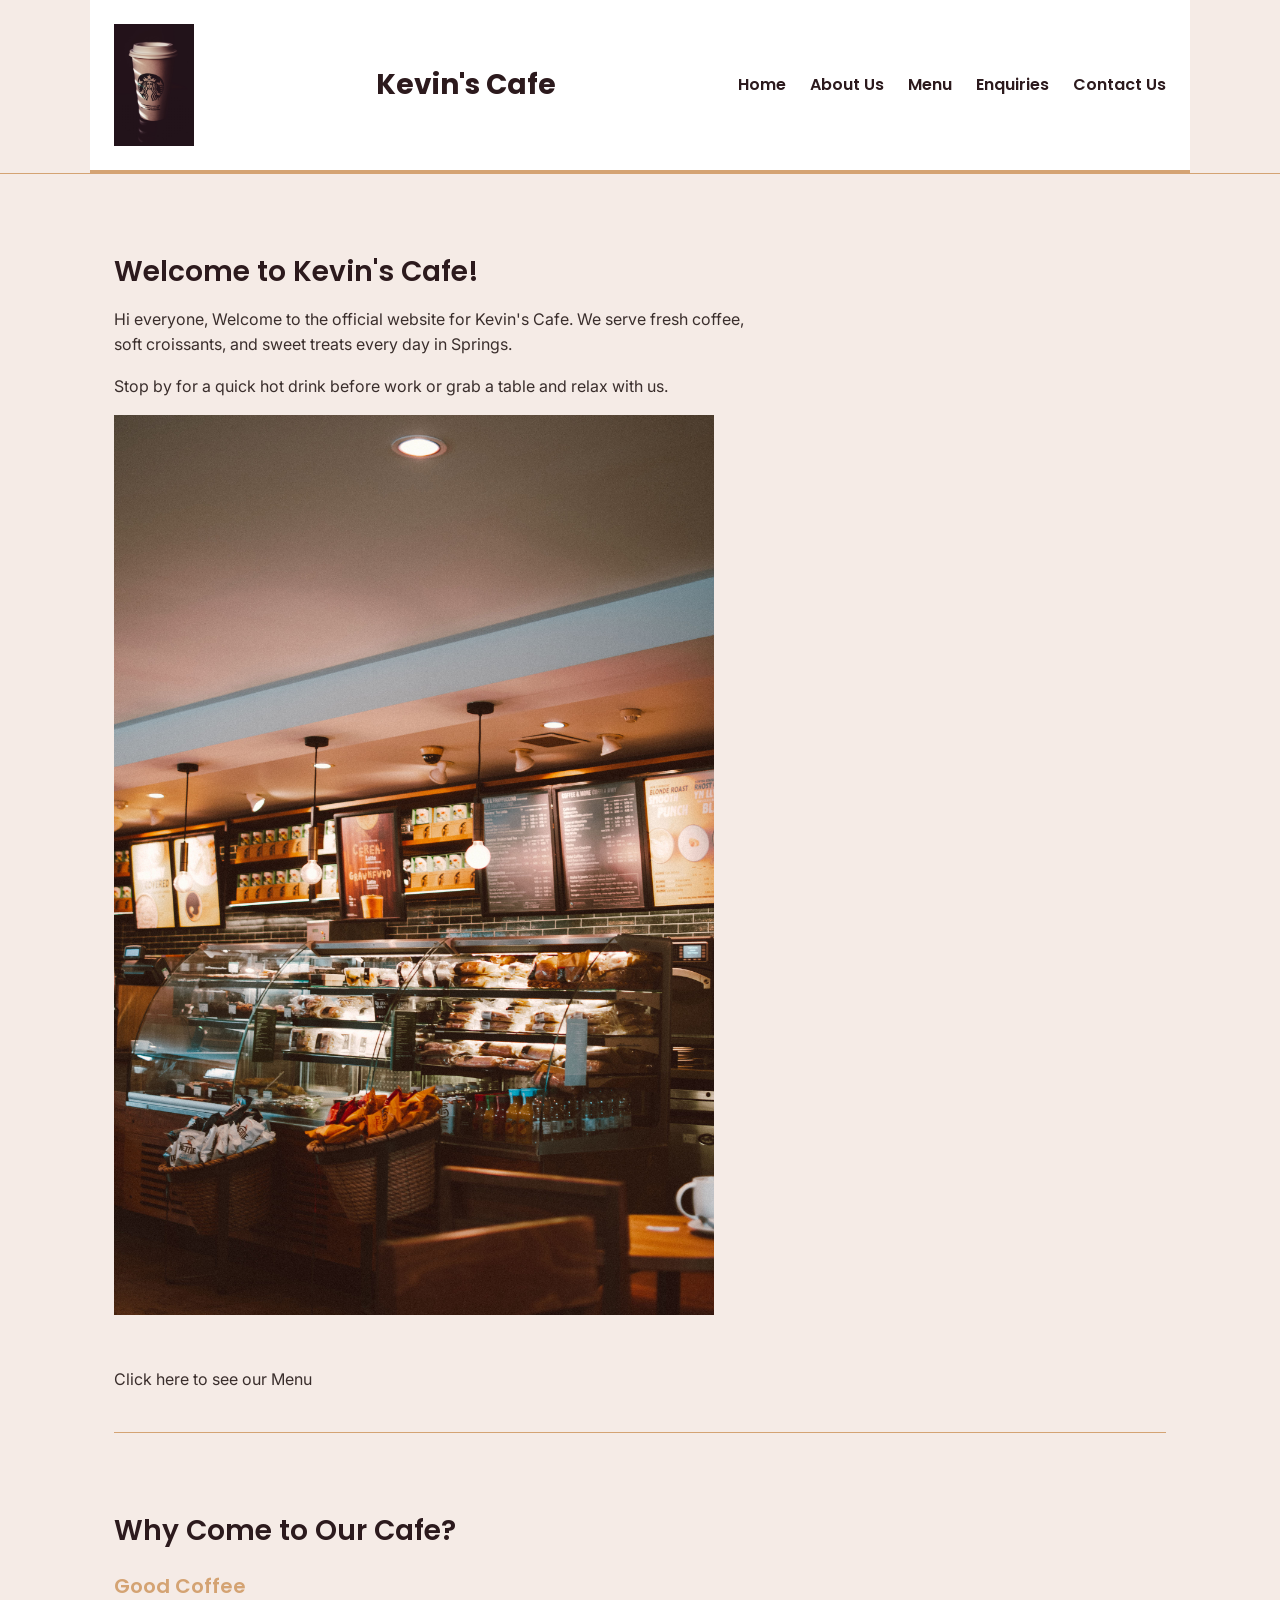
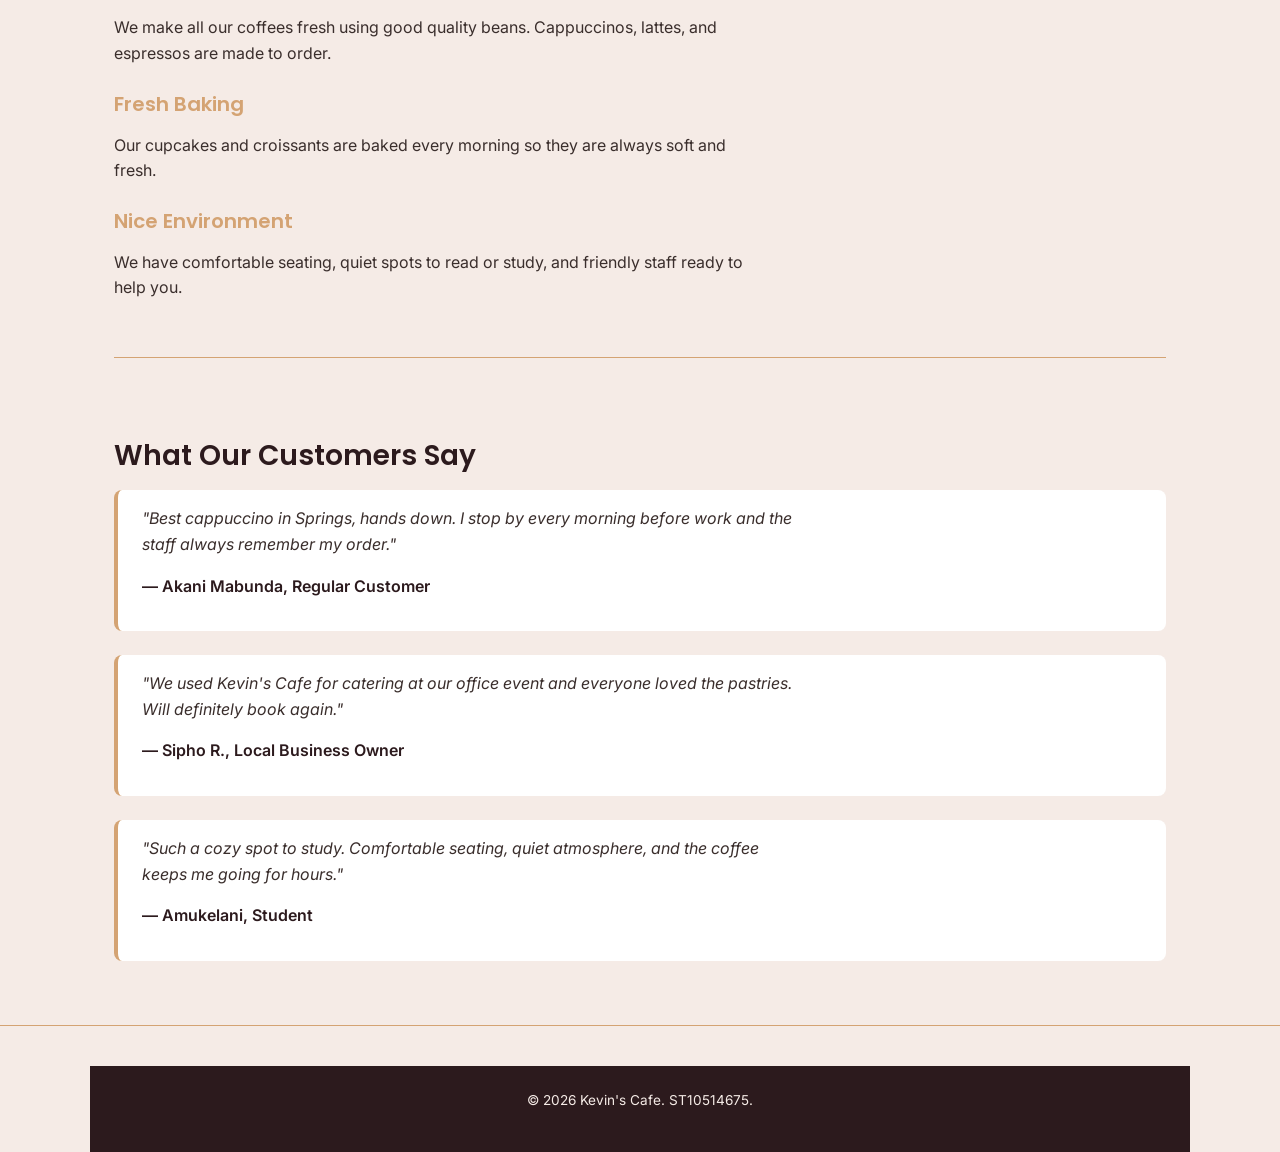
<file: index.html>
<!DOCTYPE html>
<html lang="en">
<head>
    <meta charset="UTF-8">
    <meta name="viewport" content="width=device-width, initial-scale=1.0">
    <title>Kevin's Cafe | Fresh Coffee and Baked Treats in Springs</title>
    <meta name="description" content="Kevin's Cafe in Springs serves fresh coffee, croissants and cupcakes daily. Browse our menu, read customer reviews and find our branches.">
    <meta name="keywords" content="coffee shop Springs, cafe Springs, fresh coffee, croissants, cupcakes, Kevin's Cafe">
    <link rel="stylesheet" href="css/style.css">
</head>
<body>

    <header>
        <a href="index.html">
            <img src="images/kevins-cafe-logo.jpg" alt="Kevin's Cafe logo showing a takeaway coffee cup" width="120">
        </a>
        <h1>Kevin's Cafe</h1>
        
        <nav>
            <ul>
                <li><a href="index.html">Home</a></li>
                <li><a href="about.html">About Us</a></li>
                <li><a href="products.html">Menu</a></li>
                <li><a href="enquiry.html">Enquiries</a></li>
                <li><a href="contact.html">Contact Us</a></li>
            </ul>
        </nav>
    </header>

    <hr>

    <main>
        <section>
            <h2>Welcome to Kevin's Cafe!</h2>
            <p>Hi everyone, Welcome to the official website for Kevin's Cafe. We serve fresh coffee, soft croissants, and sweet treats every day in Springs.</p>
            <p>Stop by for a quick hot drink before work or grab a table and relax with us.</p>
            
            <img src="images/coffee-shop-interior-counter.jpg" alt="Inside Kevin's Cafe in Springs with a counter display of cakes and pastries" width="600">
            <br><br>
            <a href="products.html">Click here to see our Menu</a>
        </section>

        <hr>

        <section>
            <h2>Why Come to Our Cafe?</h2>
            
            <h3>Good Coffee</h3>
            <p>We make all our coffees fresh using good quality beans. Cappuccinos, lattes, and espressos are made to order.</p>

            <h3>Fresh Baking</h3>
            <p>Our cupcakes and croissants are baked every morning so they are always soft and fresh.</p>

            <h3>Nice Environment</h3>
            <p>We have comfortable seating, quiet spots to read or study, and friendly staff ready to help you.</p>
        </section>

        <hr>

        <section>
            <h2>What Our Customers Say</h2>

            <blockquote>
                <p>"Best cappuccino in Springs, hands down. I stop by every morning before work and the staff always remember my order."</p>
                <p><strong>— Akani Mabunda, Regular Customer</strong></p>
            </blockquote>

            <blockquote>
                <p>"We used Kevin's Cafe for catering at our office event and everyone loved the pastries. Will definitely book again."</p>
                <p><strong>— Sipho R., Local Business Owner</strong></p>
            </blockquote>

            <blockquote>
                <p>"Such a cozy spot to study. Comfortable seating, quiet atmosphere, and the coffee keeps me going for hours."</p>
                <p><strong>— Amukelani, Student</strong></p>
            </blockquote>
        </section>

    </main>

    <hr>

    <footer>
        <p>&copy; 2026 Kevin's Cafe. ST10514675.</p>
    </footer>

</body>
</html>
</file>
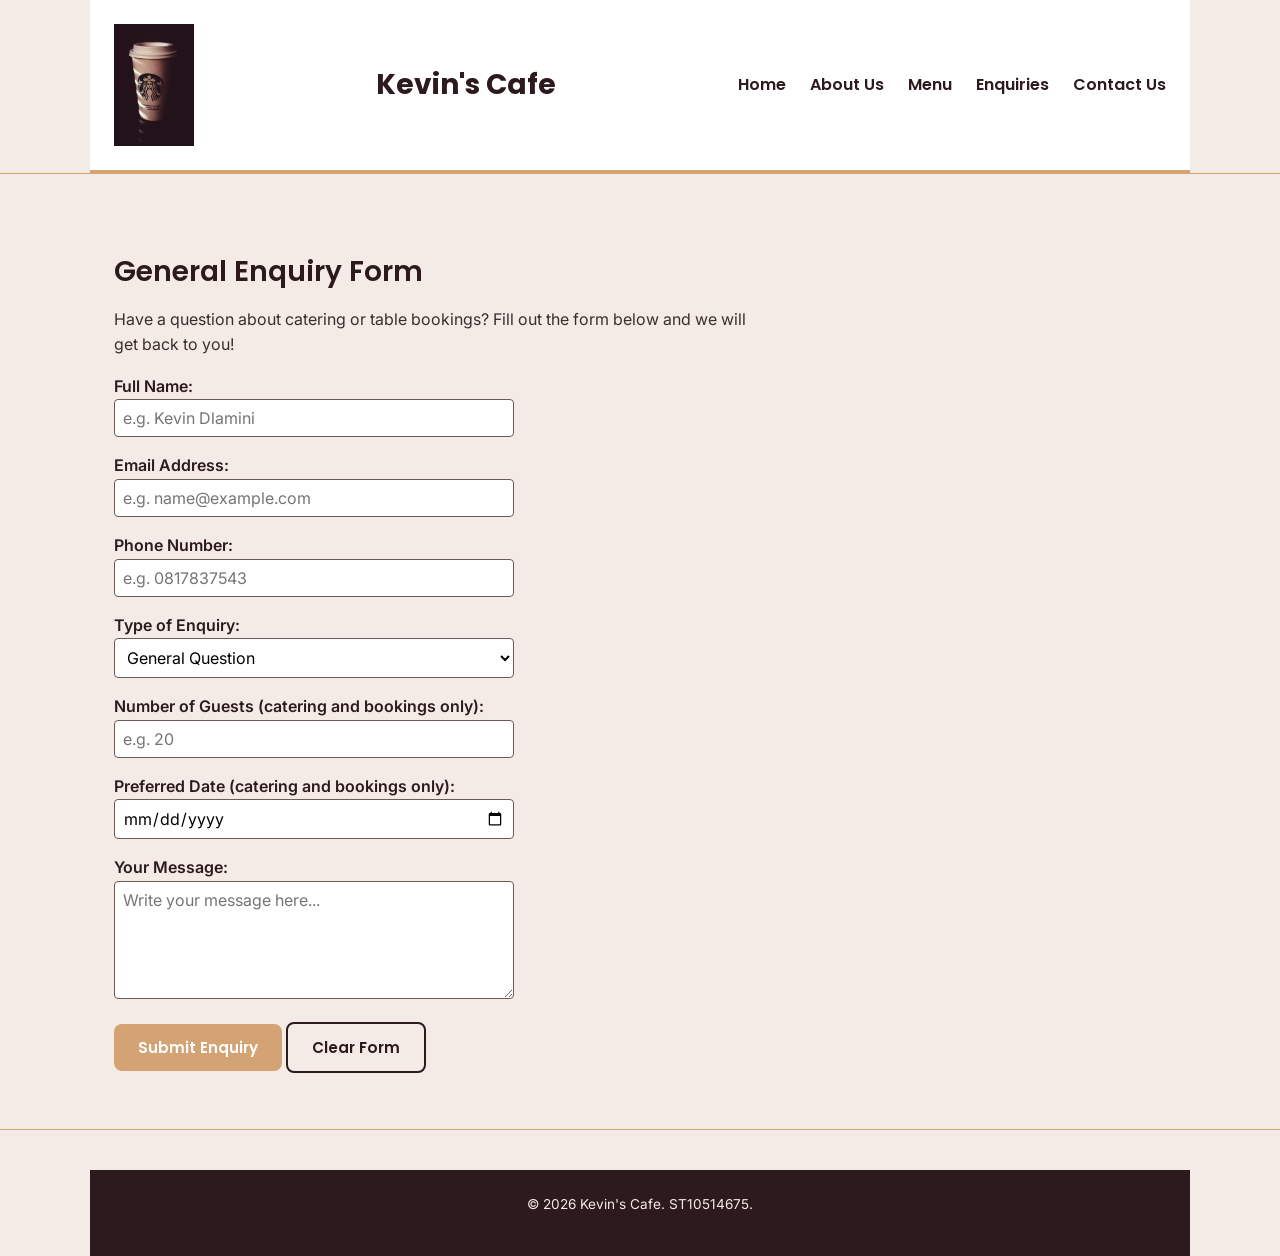
<file: enquiry.html>
<!DOCTYPE html>
<html lang="en">
<head>
    <meta charset="UTF-8">
    <meta name="viewport" content="width=device-width, initial-scale=1.0">
    <title>Enquiries and Bookings | Kevin's Cafe Springs</title>
    <meta name="description" content="Send an enquiry to Kevin's Cafe about catering, table reservations or feedback. Fill in our form and we will get back to you.">
    <meta name="keywords" content="cafe catering Springs, table reservation, cafe enquiry, event catering">
    <link rel="stylesheet" href="css/style.css">
</head>
<body>

    <header>
        <a href="index.html">
            <img src="images/kevins-cafe-logo.jpg" alt="Kevin's Cafe logo showing a takeaway coffee cup" width="120">
        </a>
        <h1>Kevin's Cafe</h1>
        
        <nav>
            <ul>
                <li><a href="index.html">Home</a></li>
                <li><a href="about.html">About Us</a></li>
                <li><a href="products.html">Menu</a></li>
                <li><a href="enquiry.html">Enquiries</a></li>
                <li><a href="contact.html">Contact Us</a></li>
            </ul>
        </nav>
    </header>

    <hr>

    <main>
        
        <section>
            <h2>General Enquiry Form</h2>
            <p>Have a question about catering or table bookings? Fill out the form below and we will get back to you!</p>

            <form id="enquiryForm" action="#" method="post" novalidate>
                
                <p>
                    <label for="fullname">Full Name:</label><br>
                    <input type="text" id="fullname" name="fullname" placeholder="e.g. Kevin Dlamini">
                    <span class="error" id="fullname_error"></span>
                </p>

                <p>
                    <label for="email">Email Address:</label><br>
                    <input type="email" id="email" name="email" placeholder="e.g. name@example.com">
                    <span class="error" id="email_error"></span>
                </p>

                <p>
                    <label for="phone">Phone Number:</label><br>
                    <input type="tel" id="phone" name="phone" placeholder="e.g. 0817837543">
                    <span class="error" id="phone_error"></span>
                </p>

                <p>
                    <label for="enquiry_type">Type of Enquiry:</label><br>
                    <select id="enquiry_type" name="enquiry_type">
                        <option value="general">General Question</option>
                        <option value="catering">Catering / Event Request</option>
                        <option value="booking">Table Reservation</option>
                        <option value="feedback">Feedback</option>
                    </select>
                </p>

                <p>
                    <label for="guests">Number of Guests (catering and bookings only):</label><br>
                    <input type="number" id="guests" name="guests" min="1" placeholder="e.g. 20">
                    <span class="error" id="guests_error"></span>
                </p>

                <p>
                    <label for="event_date">Preferred Date (catering and bookings only):</label><br>
                    <input type="date" id="event_date" name="event_date">
                    <span class="error" id="event_date_error"></span>
                </p>

                <p>
                    <label for="message">Your Message:</label><br>
                    <textarea id="message" name="message" rows="5" cols="40" placeholder="Write your message here..."></textarea>
                    <span class="error" id="message_error"></span>
                </p>

                <p>
                    <button type="submit">Submit Enquiry</button>
                    <button type="reset">Clear Form</button>
                </p>

            </form>

            
            <div id="enquiryResult" class="form-result" aria-live="polite" hidden>
                <h3>Thank you for your enquiry</h3>
                <p id="enquiryMessage"></p>
            </div>
        </section>

    </main>

    <hr>

    <footer>
        <p>&copy; 2026 Kevin's Cafe. ST10514675.</p>
    </footer>

    <script src="js/enquiry.js"></script>
</body>
</html>
</file>
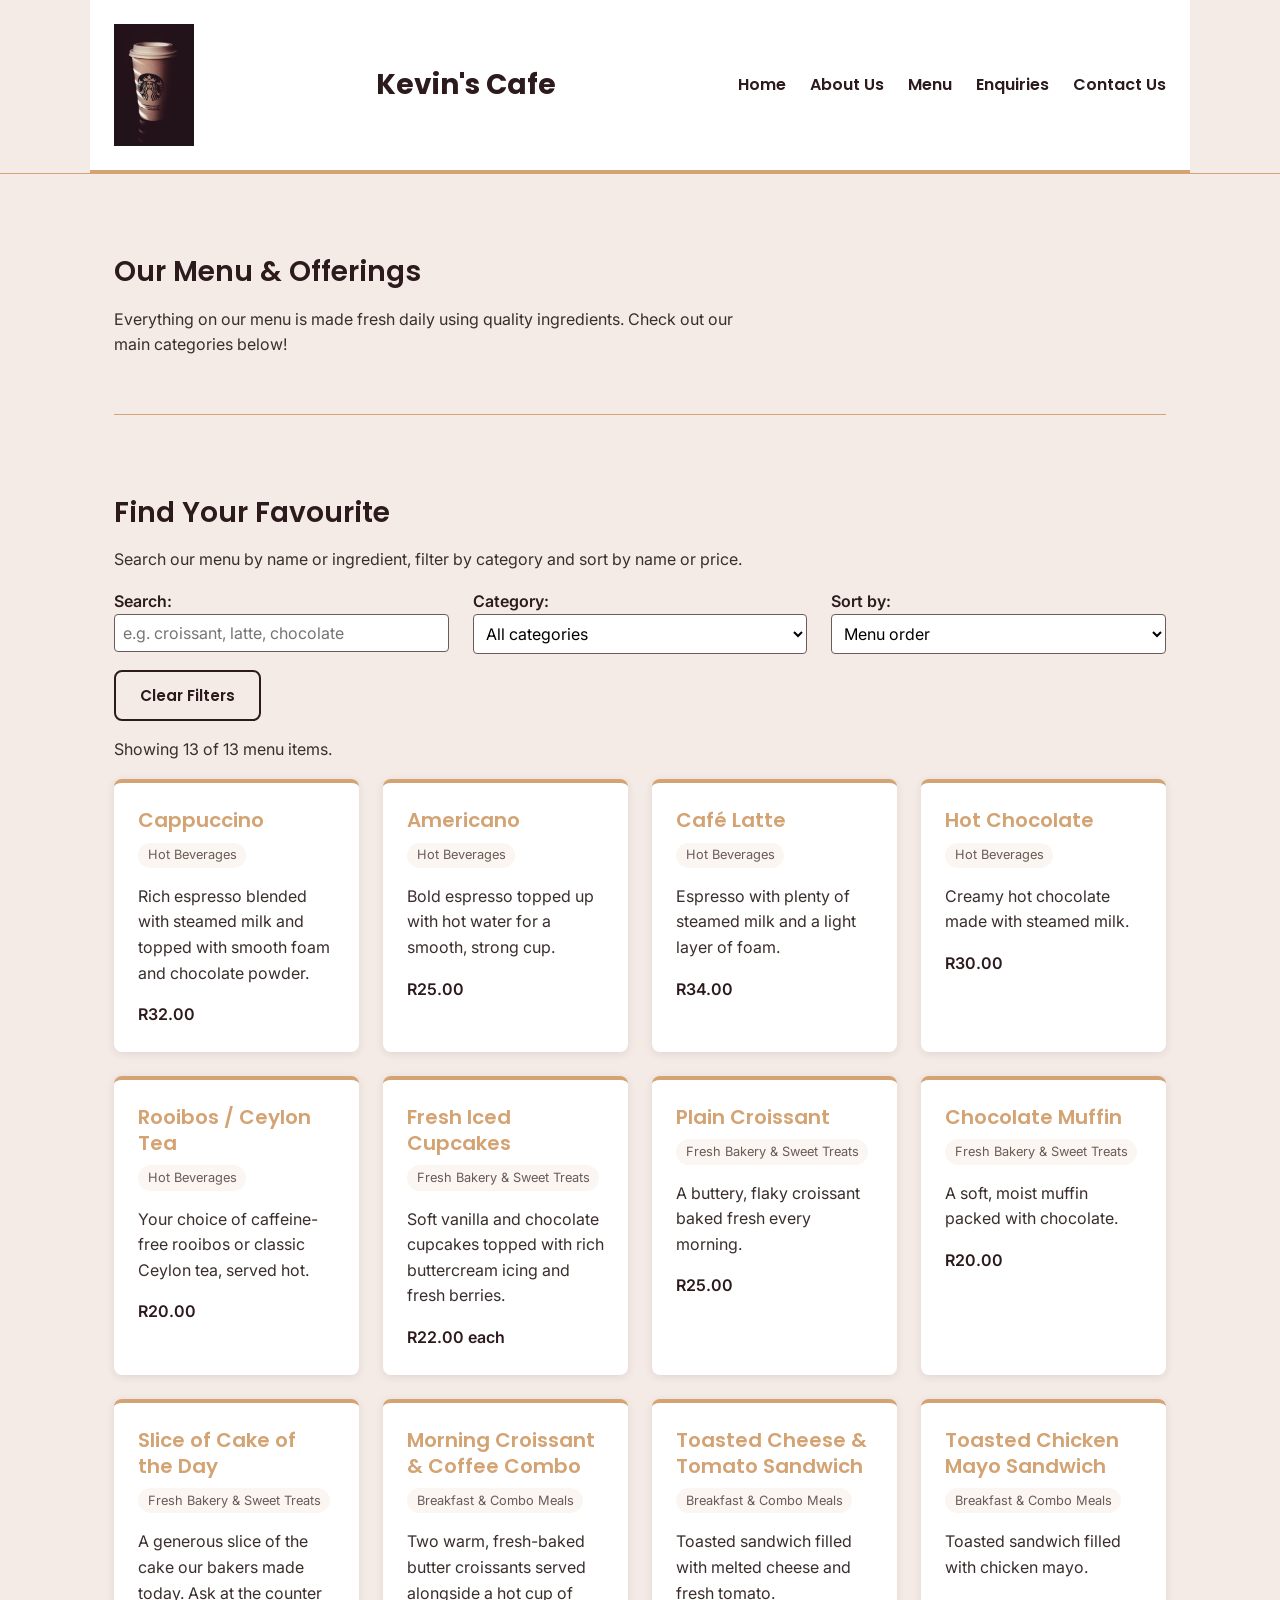
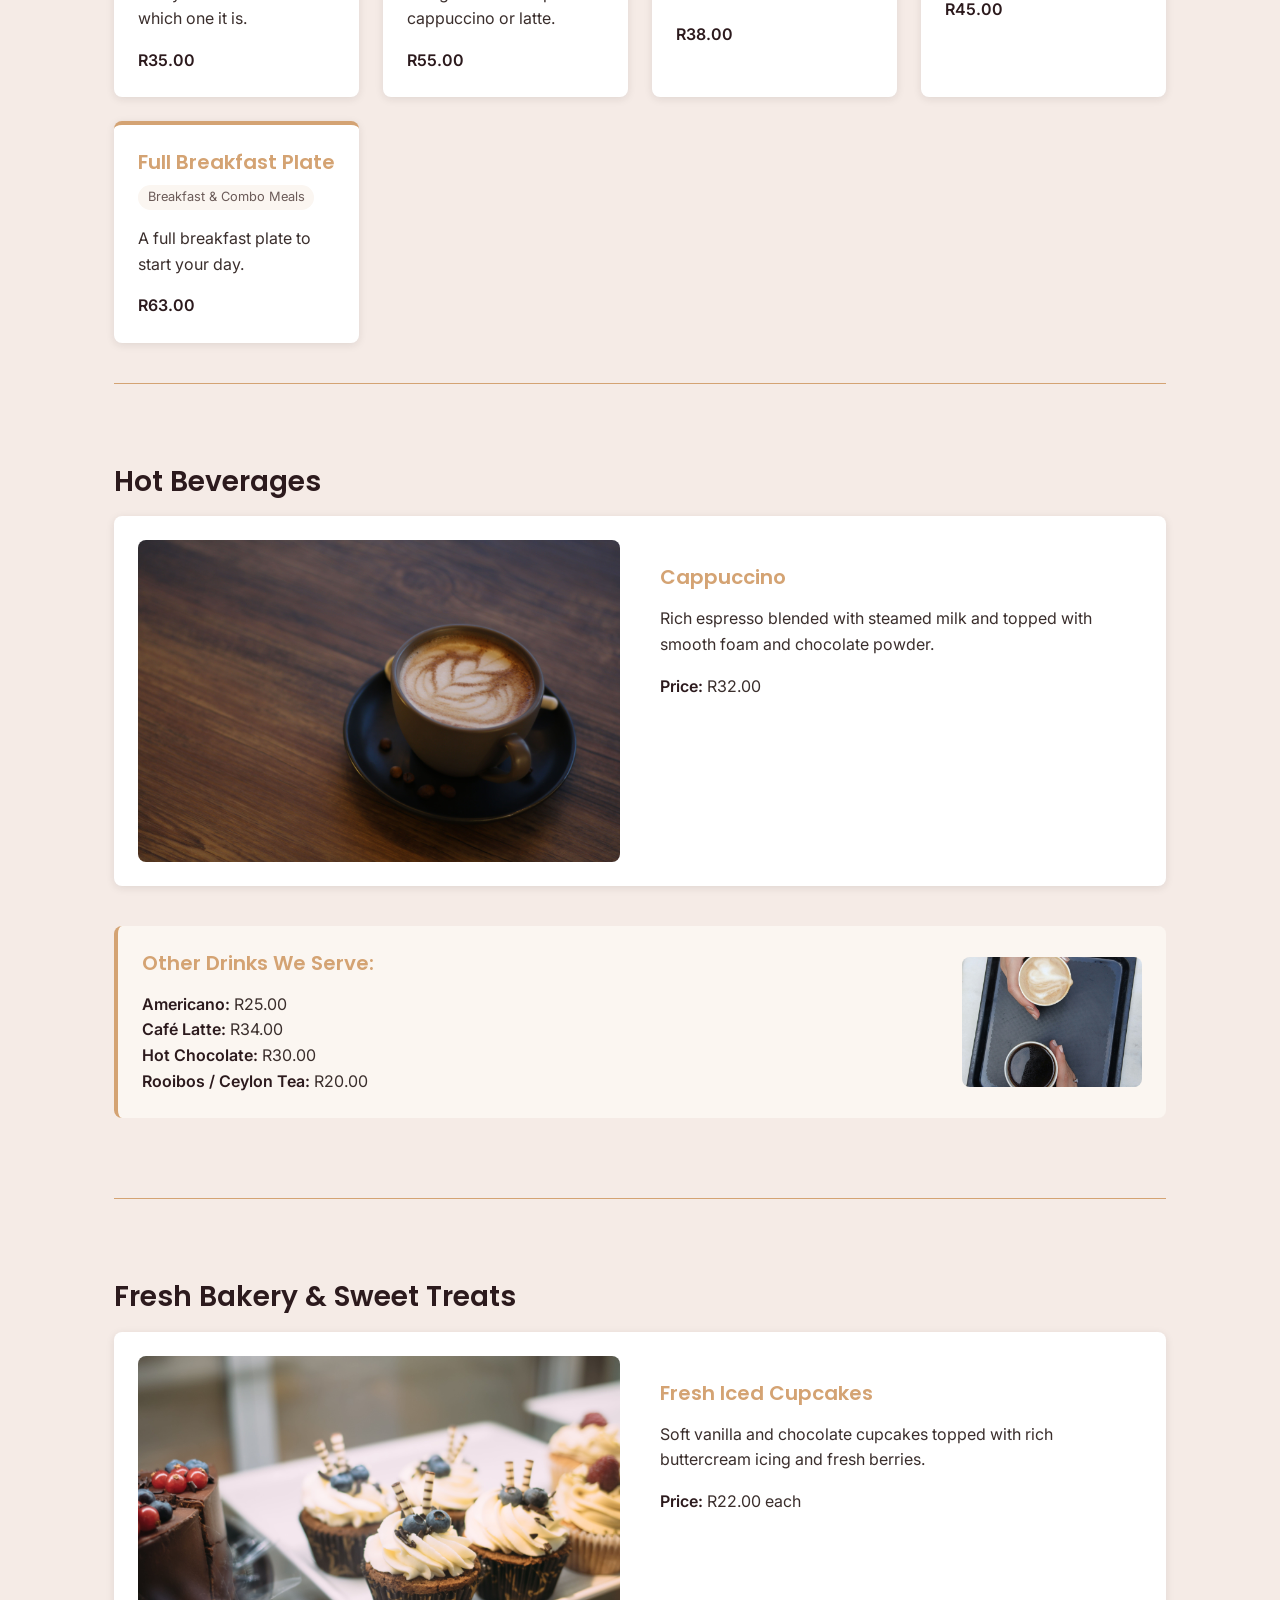
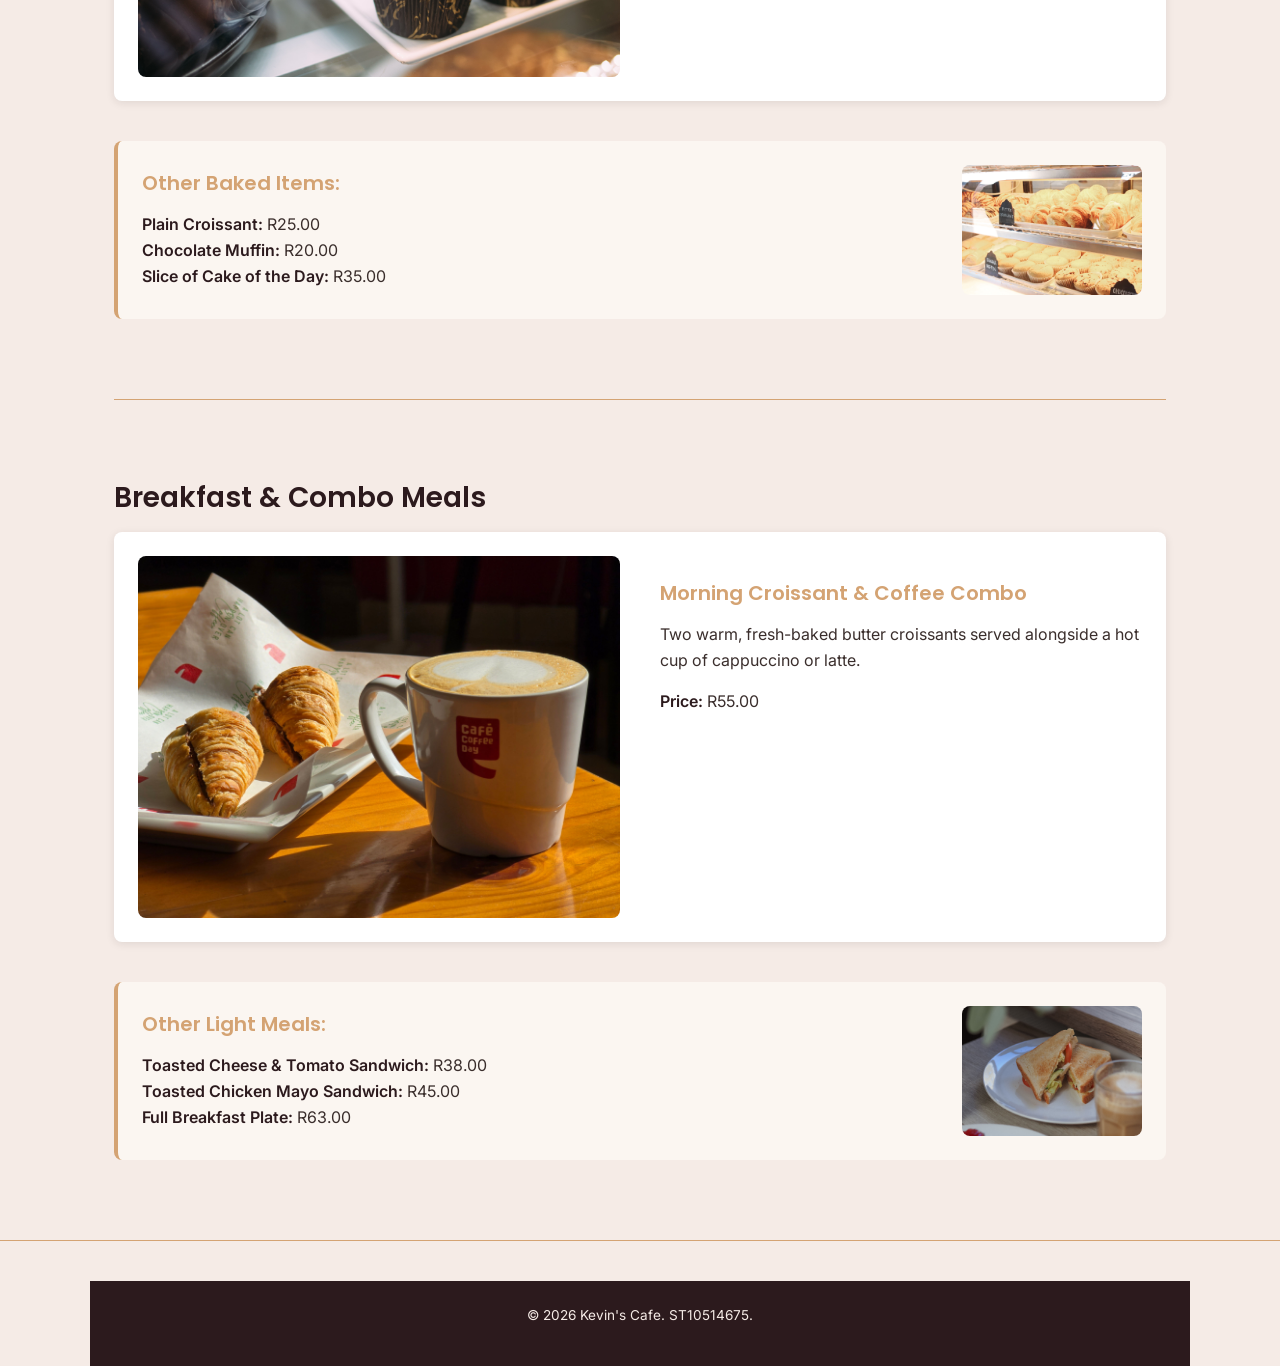
<file: products.html>
<!DOCTYPE html>
<html lang="en">
<head>
    <meta charset="UTF-8">
    <meta name="viewport" content="width=device-width, initial-scale=1.0">
    <title>Menu and Prices | Kevin's Cafe Springs</title>
    <meta name="description" content="See the full Kevin's Cafe menu: cappuccinos, lattes, fresh cupcakes, croissants, sandwiches and breakfast combos, with prices in rand.">
    <meta name="keywords" content="cafe menu Springs, cappuccino, latte, cupcakes, croissant, breakfast combo, coffee prices">
    <link rel="stylesheet" href="css/style.css">
</head>
<body>

    <header>
        <a href="index.html">
            <img src="images/kevins-cafe-logo.jpg" alt="Kevin's Cafe logo showing a takeaway coffee cup" width="120">
        </a>
        <h1>Kevin's Cafe</h1>
        
        <nav>
            <ul>
                <li><a href="index.html">Home</a></li>
                <li><a href="about.html">About Us</a></li>
                <li><a href="products.html">Menu</a></li>
                <li><a href="enquiry.html">Enquiries</a></li>
                <li><a href="contact.html">Contact Us</a></li>
            </ul>
        </nav>
    </header>

    <hr>

    <main>
        
        <section>
            <h2>Our Menu &amp; Offerings</h2>
            <p>Everything on our menu is made fresh daily using quality ingredients. Check out our main categories below!</p>
        </section>

        <hr>

        <section>
            <h2>Find Your Favourite</h2>
            <p>Search our menu by name or ingredient, filter by category and sort by name or price.</p>

            <div class="search-controls">
                <div>
                    <label for="menuSearch">Search:</label><br>
                    <input type="search" id="menuSearch" placeholder="e.g. croissant, latte, chocolate">
                </div>

                <div>
                    <label for="menuCategory">Category:</label><br>
                    <select id="menuCategory">
                        <option value="all">All categories</option>
                        <option value="Hot Beverages">Hot Beverages</option>
                        <option value="Fresh Bakery &amp; Sweet Treats">Fresh Bakery &amp; Sweet Treats</option>
                        <option value="Breakfast &amp; Combo Meals">Breakfast &amp; Combo Meals</option>
                    </select>
                </div>

                <div>
                    <label for="menuSort">Sort by:</label><br>
                    <select id="menuSort">
                        <option value="default">Menu order</option>
                        <option value="name">Name (A to Z)</option>
                        <option value="price-low">Price (low to high)</option>
                        <option value="price-high">Price (high to low)</option>
                    </select>
                </div>
            </div>

            <p><button type="button" id="menuClear" class="button-secondary">Clear Filters</button></p>

            <p id="menuCount" aria-live="polite"></p>
            <div id="menuResults" class="search-results"></div>
        </section>

        <hr>

        <section>
            <h2>Hot Beverages</h2>

            <div class="menu-grid">
                <img src="images/cappuccino-latte-art.jpg" alt="Hot cappuccino with latte art in a cup on a saucer">
                <div>
                    <h3>Cappuccino</h3>
                    <p>Rich espresso blended with steamed milk and topped with smooth foam and chocolate powder.</p>
                    <p><strong>Price:</strong> R32.00</p>
                </div>
            </div>

            <div class="menu-grid-secondary">
                <img src="images/coffee-and-tea-assortment.jpg" alt="Assortment of hot coffee and tea drinks">
                <div>
                    <h3>Other Drinks We Serve:</h3>
                    <ul>
                        <li><strong>Americano:</strong> R25.00</li>
                        <li><strong>Café Latte:</strong> R34.00</li>
                        <li><strong>Hot Chocolate:</strong> R30.00</li>
                        <li><strong>Rooibos / Ceylon Tea:</strong> R20.00</li>
                    </ul>
                </div>
            </div>
        </section>

        <hr>

        <section>
            <h2>Fresh Bakery &amp; Sweet Treats</h2>

            <div class="menu-grid">
                <img src="images/iced-cupcakes-display.jpg" alt="Display of fresh iced cupcakes with berries">
                <div>
                    <h3>Fresh Iced Cupcakes</h3>
                    <p>Soft vanilla and chocolate cupcakes topped with rich buttercream icing and fresh berries.</p>
                    <p><strong>Price:</strong> R22.00 each</p>
                </div>
            </div>

            <div class="menu-grid-secondary">
                <img src="images/bakery-spread-croissant-muffin.jpg" alt="Assorted fresh pastries including croissants and muffins">
                <div>
                    <h3>Other Baked Items:</h3>
                    <ul>
                        <li><strong>Plain Croissant:</strong> R25.00</li>
                        <li><strong>Chocolate Muffin:</strong> R20.00</li>
                        <li><strong>Slice of Cake of the Day:</strong> R35.00</li>
                    </ul>
                </div>
            </div>
        </section>

        <hr>

        <section>
            <h2>Breakfast &amp; Combo Meals</h2>

            <div class="menu-grid">
                <img src="images/croissant-coffee-breakfast.jpg" alt="Hot cappuccino served with warm butter croissants">
                <div>
                    <h3>Morning Croissant &amp; Coffee Combo</h3>
                    <p>Two warm, fresh-baked butter croissants served alongside a hot cup of cappuccino or latte.</p>
                    <p><strong>Price:</strong> R55.00</p>
                </div>
            </div>

            <div class="menu-grid-secondary">
                <img src="images/toasted-sandwich-plate.jpg" alt="Toasted sandwich served on a plate">
                <div>
                    <h3>Other Light Meals:</h3>
                    <ul>
                        <li><strong>Toasted Cheese &amp; Tomato Sandwich:</strong> R38.00</li>
                        <li><strong>Toasted Chicken Mayo Sandwich:</strong> R45.00</li>
                        <li><strong>Full Breakfast Plate:</strong> R63.00</li>
                    </ul>
                </div>
            </div>
        </section>

    </main>

    <hr>

    <footer>
        <p>&copy; 2026 Kevin's Cafe. ST10514675.</p>
    </footer>

    <script src="js/menu-search.js"></script>
</body>
</html>
</file>
<file: css/style.css>
@import url('https://fonts.googleapis.com/css2?family=Inter:wght@400;500;600&family=Poppins:wght@600;700&display=swap');

*,
*::before,
*::after {
    margin: 0;
    padding: 0;
    box-sizing: border-box;
}

html {
    font-size: 100%;
    scroll-behavior: smooth;
}

img {
    max-width: 100%;
    height: auto;
    display: block;
}

ul {
    list-style: none;
}

a {
    text-decoration: none;
    color: inherit;
}

:root {
    --color-primary: #2C1A1D;
    --color-secondary: #F5EBE6;
    --color-accent: #D4A373;
    --color-accent-light: #FBF6F1;
    --color-white: #FFFFFF;
    --color-text: #3A2E2C;
    --color-text-light: #6B5B58;

    --font-heading: 'Poppins', 'Segoe UI', sans-serif;
    --font-body: 'Inter', 'Open Sans', 'Segoe UI', sans-serif;

    --spacing-xs: 0.5rem;
    --spacing-sm: 1rem;
    --spacing-md: 1.5rem;
    --spacing-lg: 2.5rem;
    --spacing-xl: 4rem;

    --max-width: 1100px;
    --radius: 8px;
}

body {
    font-family: var(--font-body);
    font-size: 1rem;
    line-height: 1.6;
    color: var(--color-text);
    background-color: var(--color-secondary);
}

h1, h2, h3 {
    font-family: var(--font-heading);
    color: var(--color-primary);
    line-height: 1.3;
    margin-bottom: var(--spacing-sm);
}

h1 {
    font-size: 2.25rem;
    font-weight: 700;
}

h2 {
    font-size: 1.75rem;
    font-weight: 600;
    margin-top: var(--spacing-lg);
}

h3 {
    font-size: 1.25rem;
    font-weight: 600;
    color: var(--color-accent);
    margin-top: var(--spacing-md);
}

p {
    font-family: var(--font-body);
    font-size: 1rem;
    color: var(--color-text);
    margin-bottom: var(--spacing-sm);
    max-width: 65ch;
}

strong {
    font-weight: 600;
    color: var(--color-primary);
}

footer p {
    font-size: 0.85rem;
    color: var(--color-text-light);
    max-width: none;
}

header,
main,
footer {
    max-width: var(--max-width);
    margin-left: auto;
    margin-right: auto;
    padding-left: var(--spacing-md);
    padding-right: var(--spacing-md);
}

header {
    display: flex;
    flex-wrap: wrap;
    align-items: center;
    justify-content: space-between;
    padding-top: var(--spacing-md);
    padding-bottom: var(--spacing-md);
}

header img {
    width: 80px;
}

header h1 {
    margin-bottom: 0;
    font-size: 1.75rem;
}

nav ul {
    display: flex;
    flex-wrap: wrap;
    gap: var(--spacing-md);
}

nav a {
    font-family: var(--font-heading);
    font-weight: 600;
    color: var(--color-primary);
}

main section {
    padding-top: var(--spacing-lg);
    padding-bottom: var(--spacing-lg);
}

.menu-grid {
    display: grid;
    grid-template-columns: repeat(2, 1fr);
    gap: var(--spacing-lg);
    align-items: start;
    background-color: var(--color-white);
    border-radius: var(--radius);
    padding: var(--spacing-md);
    box-shadow: 0 2px 8px rgba(44, 26, 29, 0.1);
    margin-bottom: var(--spacing-lg);
}

.menu-grid img {
    border-radius: var(--radius);
}

.menu-grid-secondary {
    display: grid;
    grid-template-columns: 1fr 180px;
    gap: var(--spacing-md);
    align-items: center;
    background-color: var(--color-accent-light);
    border-left: 4px solid var(--color-accent);
    border-radius: var(--radius);
    padding: var(--spacing-md);
    margin-bottom: var(--spacing-lg);
}

.menu-grid-secondary img {
    order: 2;
    width: 100%;
    height: 130px;
    object-fit: cover;
    border-radius: var(--radius);
}

.menu-grid-secondary div {
    order: 1;
}

.menu-grid-secondary h3 {
    margin-top: 0;
}

iframe {
    width: 100%;
    max-width: 600px;
    height: 400px;
    border: none;
    border-radius: var(--radius);
}

footer {
    display: flex;
    justify-content: center;
    padding-top: var(--spacing-md);
    padding-bottom: var(--spacing-md);
}

hr {
    border: none;
    border-top: 1px solid var(--color-accent);
    margin: 0;
}

header {
    background-color: var(--color-white);
    border-bottom: 3px solid var(--color-accent);
}

button {
    font-family: var(--font-heading);
    font-weight: 600;
    font-size: 0.95rem;
    background-color: var(--color-accent);
    color: var(--color-white);
    border: none;
    border-radius: var(--radius);
    padding: 0.75rem 1.5rem;
    cursor: pointer;
}

button[type="reset"] {
    background-color: transparent;
    color: var(--color-primary);
    border: 2px solid var(--color-primary);
}

footer {
    background-color: var(--color-primary);
    margin-top: var(--spacing-lg);
}

footer p {
    color: var(--color-secondary);
}

input,
textarea,
select {
    font-family: var(--font-body);
    font-size: 1rem;
    padding: 0.5rem;
    border: 1px solid var(--color-text-light);
    border-radius: 4px;
    background-color: var(--color-white);
    width: 100%;
    max-width: 400px;
}

label {
    font-weight: 600;
    color: var(--color-primary);
}

blockquote {
    background-color: var(--color-white);
    border-left: 4px solid var(--color-accent);
    border-radius: var(--radius);
    padding: var(--spacing-sm) var(--spacing-md);
    margin-bottom: var(--spacing-md);
}

blockquote p:first-child {
    font-style: italic;
}

nav a:hover {
    color: var(--color-accent);
    text-decoration: underline;
}

nav a:active {
    color: var(--color-primary);
}

nav a:visited {
    color: inherit;
}

button:hover {
    background-color: #b8895c;
}

button:active {
    transform: scale(0.98);
}

button[type="reset"]:hover {
    background-color: var(--color-primary);
    color: var(--color-white);
}

input:focus,
textarea:focus,
select:focus {
    outline: none;
    border-color: var(--color-accent);
    box-shadow: 0 0 0 3px rgba(212, 163, 115, 0.25);
}

main a:hover {
    color: var(--color-accent);
    text-decoration: underline;
}

@media (max-width: 768px) {

    .menu-grid,
    .menu-grid-secondary {
        grid-template-columns: 1fr;
    }

    .menu-grid-secondary img {
        order: 1;
        height: 160px;
    }

    .menu-grid-secondary div {
        order: 2;
    }

    header {
        flex-direction: column;
        align-items: flex-start;
    }

    nav ul {
        flex-direction: column;
        gap: var(--spacing-sm);
        width: 100%;
    }

    h1 {
        font-size: 1.85rem;
    }

    h2 {
        font-size: 1.5rem;
    }
}

@media (max-width: 480px) {

    h1 {
        font-size: 1.5rem;
    }

    h2 {
        font-size: 1.3rem;
    }

    h3 {
        font-size: 1.1rem;
    }

    body {
        font-size: 0.95rem;
    }

    main section {
        padding-top: var(--spacing-md);
        padding-bottom: var(--spacing-md);
    }

    .menu-grid,
    .menu-grid-secondary {
        padding: var(--spacing-sm);
    }

    header img {
        width: 60px;
    }

    input,
    textarea,
    select {
        max-width: 100%;
    }

    iframe {
        width: 100%;
        height: 250px;
    }
}

.error {
    display: block;
    color: #B3261E;
    font-size: 0.875rem;
    margin-top: 0.25rem;
}

input.invalid,
select.invalid,
textarea.invalid {
    border-color: #B3261E;
}

.form-result {
    background-color: var(--color-white);
    border-left: 4px solid var(--color-accent);
    border-radius: var(--radius);
    padding: var(--spacing-md);
    margin-top: var(--spacing-md);
}

.form-result[hidden] {
    display: none;
}

#emailPreview {
    white-space: pre-line;
}

.button-link {
    display: inline-block;
    font-family: var(--font-heading);
    font-weight: 600;
    background-color: var(--color-accent);
    color: var(--color-white);
    padding: 0.75rem 1.5rem;
    border-radius: var(--radius);
    margin-top: var(--spacing-sm);
}

.button-link:hover {
    background-color: #b8895c;
    color: var(--color-white);
    text-decoration: none;
}

.button-secondary {
    background-color: transparent;
    color: var(--color-primary);
    border: 2px solid var(--color-primary);
}

.button-secondary:hover {
    background-color: var(--color-primary);
    color: var(--color-white);
}

.map-buttons {
    display: flex;
    flex-wrap: wrap;
    gap: var(--spacing-sm);
    margin-bottom: var(--spacing-sm);
}

#map {
    height: 400px;
    width: 100%;
    max-width: 800px;
    border-radius: var(--radius);
    box-shadow: 0 2px 8px rgba(44, 26, 29, 0.1);
}

.leaflet-bar a:hover {
    color: #000;
    text-decoration: none;
}

.search-controls {
    display: grid;
    grid-template-columns: repeat(auto-fit, minmax(200px, 1fr));
    gap: var(--spacing-md);
    margin-bottom: var(--spacing-sm);
}

.search-results {
    display: grid;
    grid-template-columns: repeat(auto-fill, minmax(240px, 1fr));
    gap: var(--spacing-md);
}

.menu-result {
    background-color: var(--color-white);
    border-top: 4px solid var(--color-accent);
    border-radius: var(--radius);
    padding: var(--spacing-md);
    box-shadow: 0 2px 8px rgba(44, 26, 29, 0.1);
}

.menu-result h3 {
    margin-top: 0;
    margin-bottom: var(--spacing-xs);
}

.menu-tag {
    display: inline-block;
    background-color: var(--color-accent-light);
    color: var(--color-text-light);
    font-size: 0.8rem;
    padding: 0.15rem 0.6rem;
    border-radius: 999px;
    margin-bottom: var(--spacing-sm);
}

.menu-price {
    font-weight: 600;
    color: var(--color-primary);
    margin-bottom: 0;
}

@media (max-width: 480px) {
    #map {
        height: 300px;
    }
}

.gallery {
    display: grid;
    grid-template-columns: repeat(auto-fill, minmax(200px, 1fr));
    gap: var(--spacing-sm);
}

.gallery-item {
    padding: 0;
    border: none;
    background-color: transparent;
    border-radius: var(--radius);
    overflow: hidden;
    cursor: zoom-in;
    box-shadow: 0 2px 8px rgba(44, 26, 29, 0.1);
}

.gallery-item:hover {
    background-color: transparent;
}

.gallery-item img {
    width: 100%;
    height: 180px;
    object-fit: cover;
    transition: transform 0.3s ease;
}

.gallery-item:hover img,
.gallery-item:focus-visible img {
    transform: scale(1.05);
}

.gallery-item:focus-visible {
    outline: 3px solid var(--color-accent);
    outline-offset: 2px;
}

.lightbox {
    position: fixed;
    top: 0;
    right: 0;
    bottom: 0;
    left: 0;
    z-index: 2000;
    display: flex;
    flex-direction: column;
    align-items: center;
    justify-content: center;
    padding: var(--spacing-md);
    background-color: rgba(44, 26, 29, 0.92);
}

.lightbox[hidden] {
    display: none;
}

.lightbox img {
    max-width: 90vw;
    max-height: 75vh;
    object-fit: contain;
    border-radius: var(--radius);
}

.lightbox-caption {
    color: var(--color-secondary);
    text-align: center;
    max-width: 90vw;
    margin-top: var(--spacing-sm);
}

.lightbox-close,
.lightbox-nav {
    position: absolute;
    display: flex;
    align-items: center;
    justify-content: center;
    width: 3rem;
    height: 3rem;
    padding: 0;
    border: none;
    border-radius: 50%;
    background-color: rgba(255, 255, 255, 0.15);
    color: var(--color-white);
    font-size: 2rem;
    line-height: 1;
}

.lightbox-close:hover,
.lightbox-nav:hover {
    background-color: var(--color-accent);
}

.lightbox-close {
    top: 1rem;
    right: 1rem;
}

.lightbox-nav {
    top: 50%;
    transform: translateY(-50%);
}

.lightbox-nav:active {
    transform: translateY(-50%) scale(0.95);
}

.lightbox-prev {
    left: 1rem;
}

.lightbox-next {
    right: 1rem;
}

.accordion h3 {
    margin-top: 0;
    margin-bottom: 0;
}

.accordion-item {
    background-color: var(--color-white);
    border-radius: var(--radius);
    box-shadow: 0 2px 8px rgba(44, 26, 29, 0.1);
    margin-bottom: var(--spacing-xs);
    overflow: hidden;
}

.accordion-button {
    display: flex;
    justify-content: space-between;
    align-items: center;
    gap: var(--spacing-sm);
    width: 100%;
    text-align: left;
    background-color: var(--color-white);
    color: var(--color-primary);
    border-radius: 0;
    padding: var(--spacing-sm) var(--spacing-md);
    font-size: 1rem;
}

.accordion-button::after {
    content: "+";
    font-size: 1.5rem;
    color: var(--color-accent);
}

.accordion-button[aria-expanded="true"]::after {
    content: "\2212";
}

.accordion-button:hover {
    background-color: var(--color-accent-light);
}

.accordion-panel {
    padding: 0 var(--spacing-md) var(--spacing-sm);
}

.accordion-panel[hidden] {
    display: none;
}

.accordion-panel p:last-child {
    margin-bottom: 0;
}
</file>
